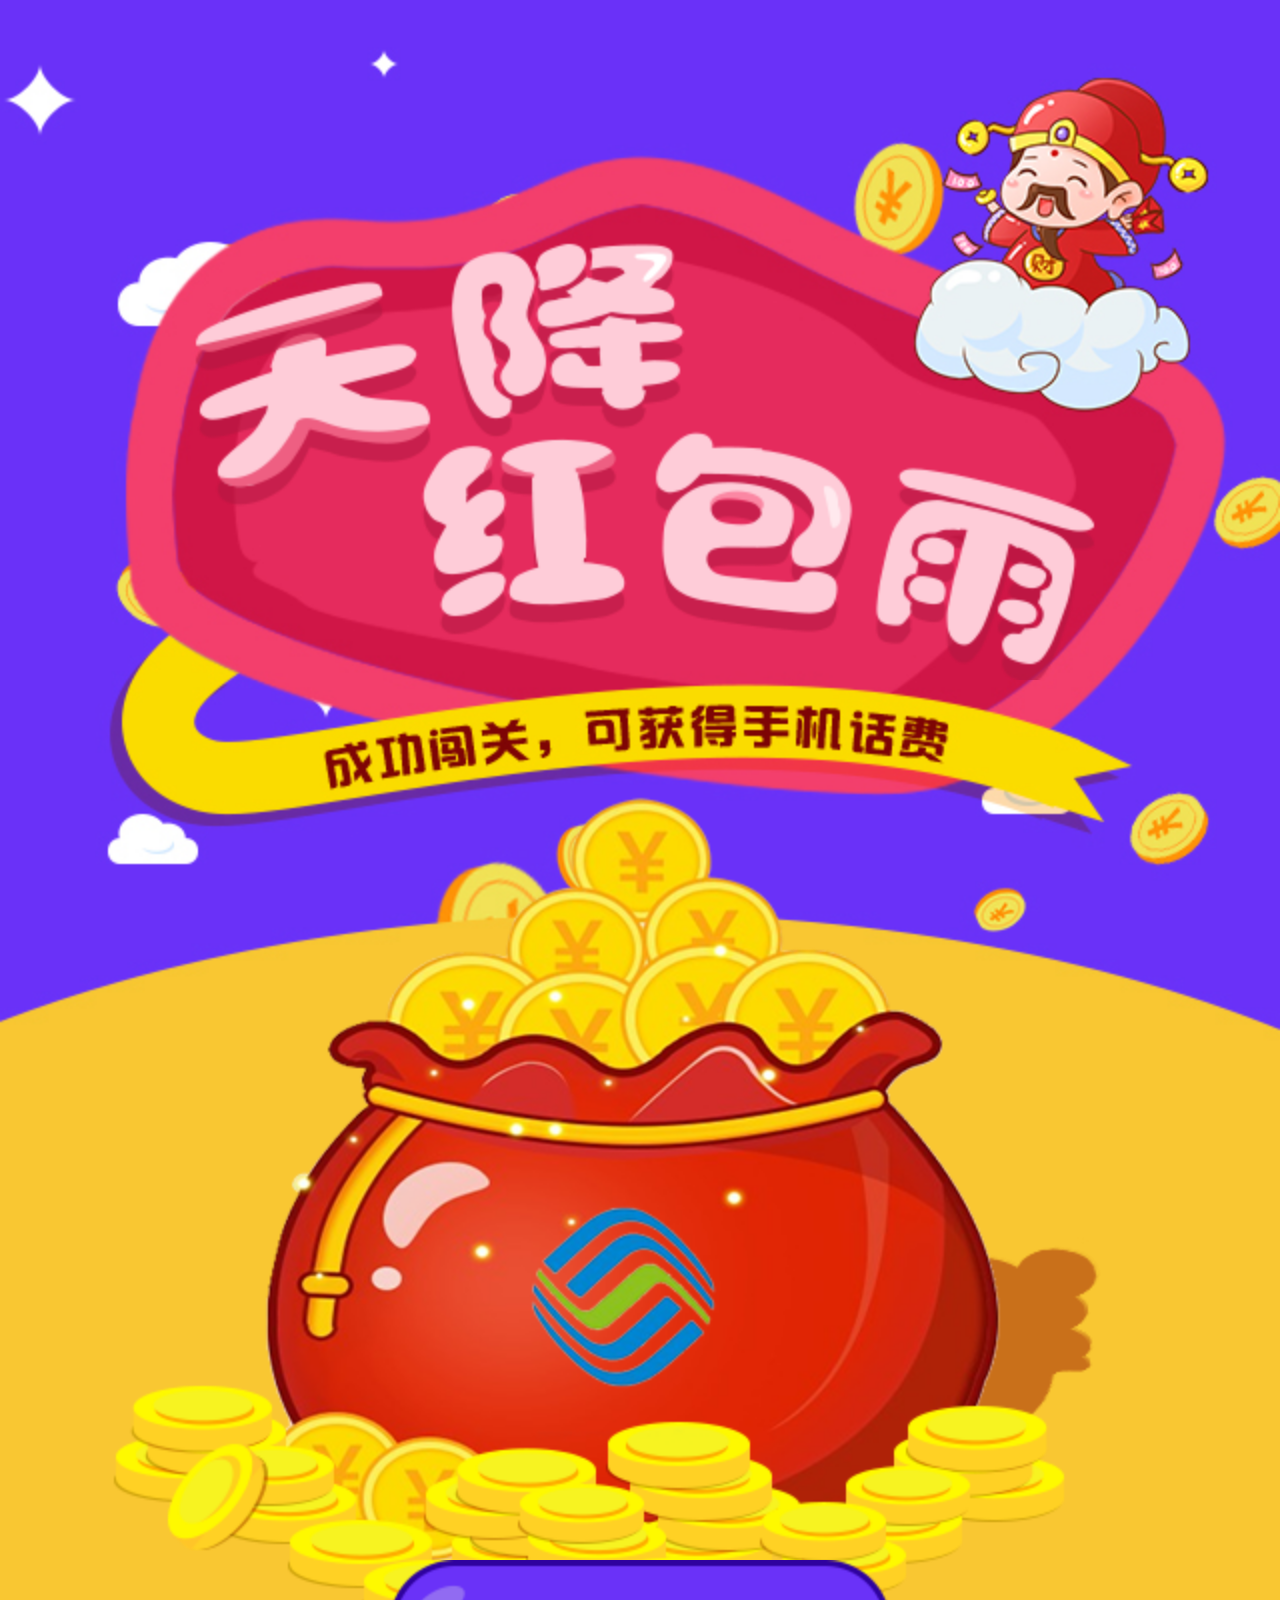
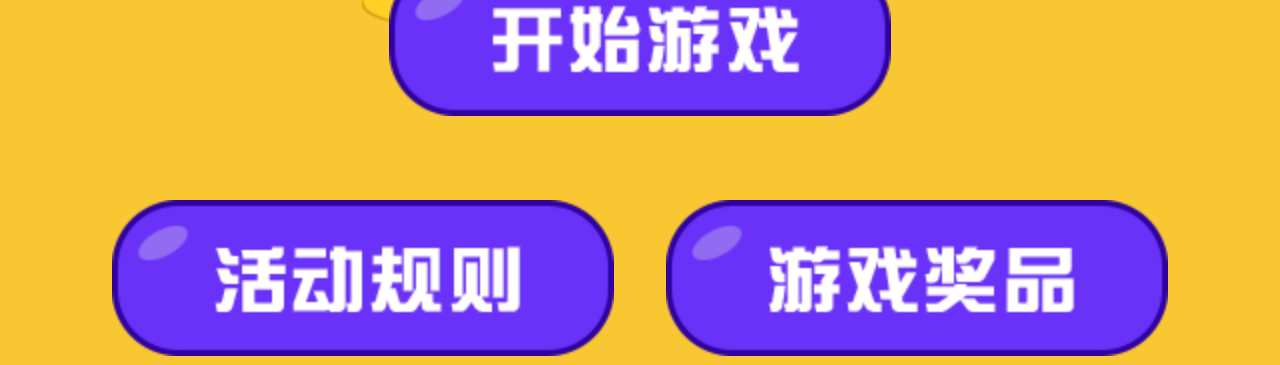
<file: 天降红包/html/index.html>
<!DOCTYPE HTML>
<html>
<head>
    <meta http-equiv="Content-Type" content="text/html; charset=utf-8">
    <meta name="viewport" content="width=device-width,initial-scale=1,minimum-scale=1, maximum-scale=1,user-scalable=no" />
    <meta name="format-detection" content="telephone=no">
    <meta name="apple-mobile-web-app-capable" content="yes" />
    <meta name="apple-mobile-web-app-status-bar-style" content="blank" />
    <meta name="keywords" content="">
    <meta name="description" content="">
    <link href="css/base.css" rel="stylesheet" type="text/css">
    <link href="css/index.css" rel="stylesheet" type="text/css">
    <script src="js/fontSize.js"></script>
    <script src="js/jquery.2.1.4.min.js"></script>
    <script src="js/function.js"></script>
    <title>天降红包雨</title>
</head>
<div class="wrapper">
    <div class="header"></div>
    <div class="wallet">
        <h6>
            <a href="" class="but-start"></a>
        </h6>
        <h6>
            <a href="" class="but-rule"></a>
            <a href="" class="but-prize"></a>
        </h6>
    </div>
</div>
<script>
    $(function(){
    });
</script>
</body>
</html>
</file>
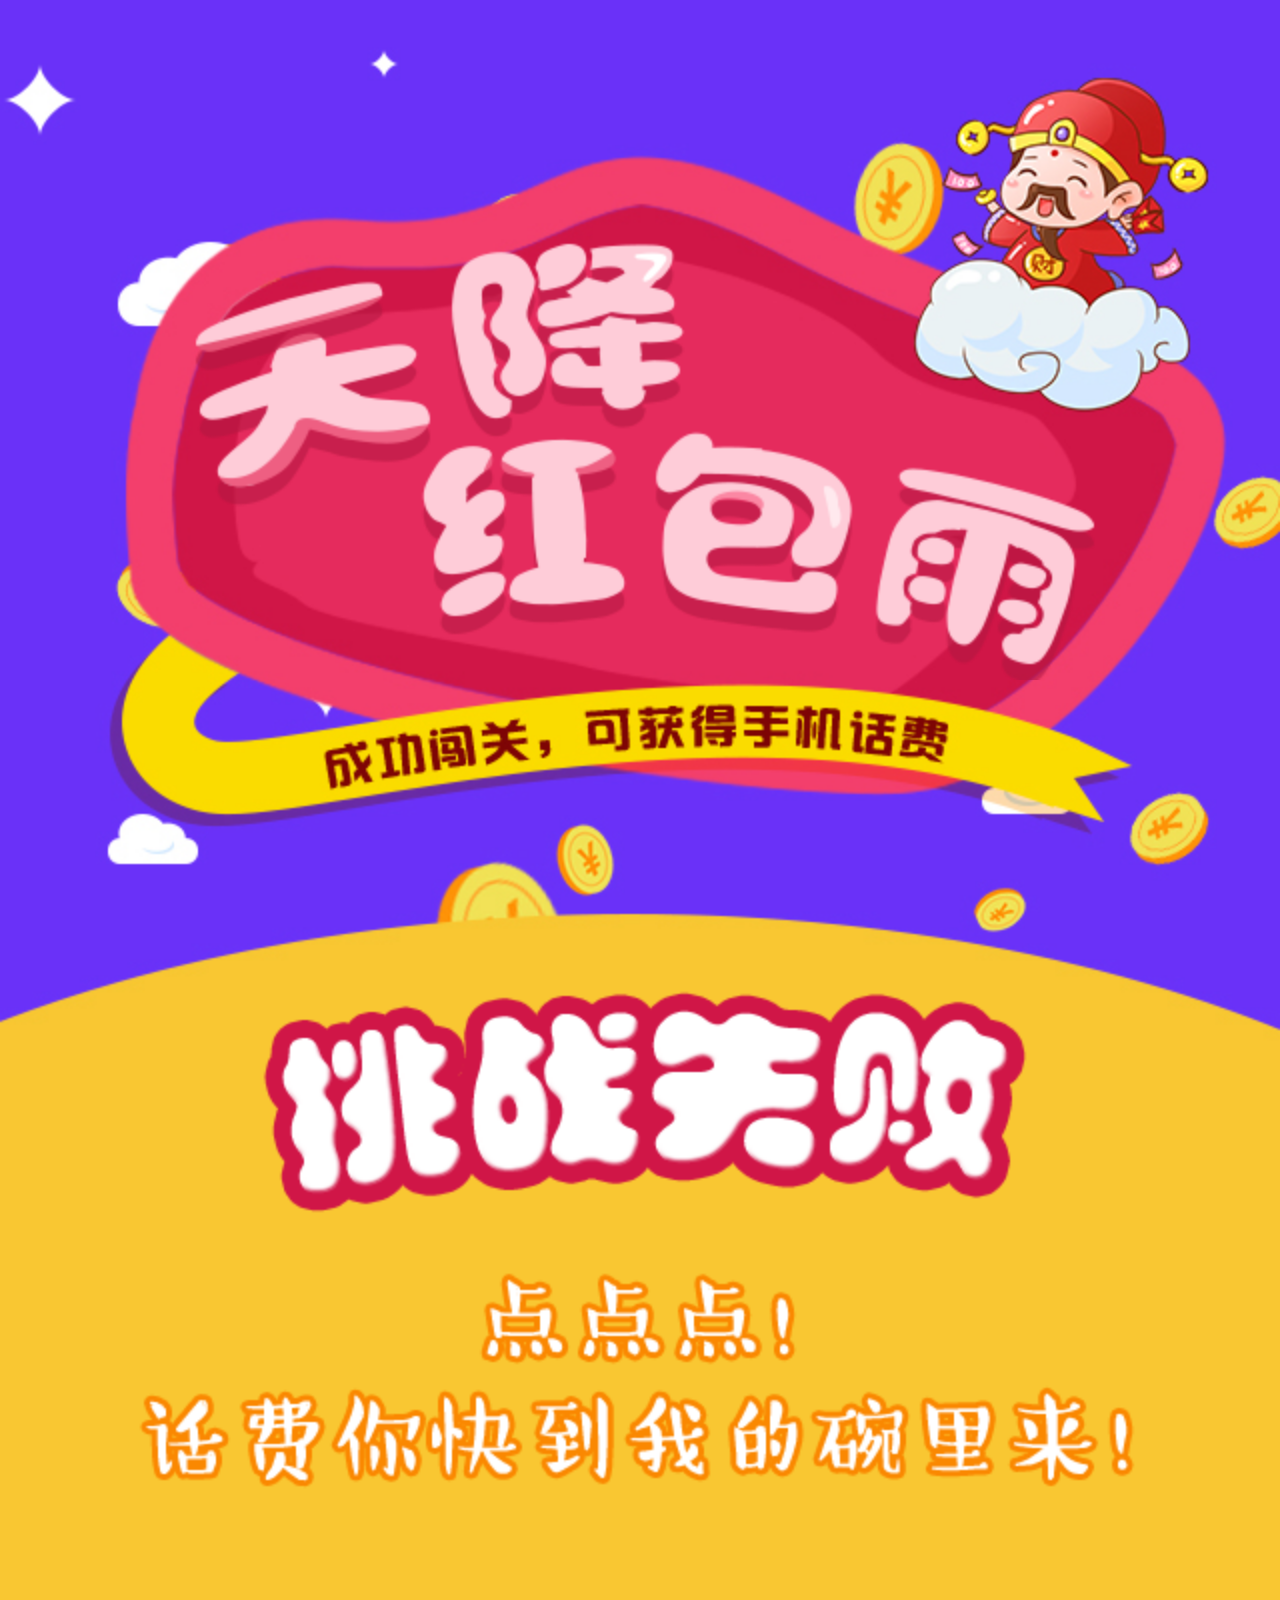
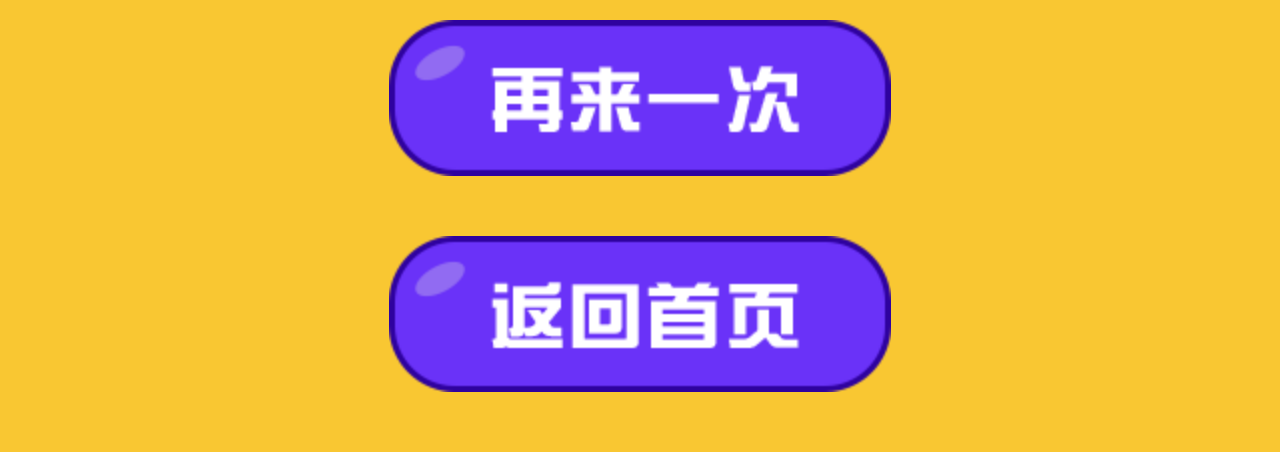
<file: 天降红包/html/fail.html>
<!DOCTYPE HTML>
<html>
<head>
    <meta http-equiv="Content-Type" content="text/html; charset=utf-8">
    <meta name="viewport" content="width=device-width,initial-scale=1,minimum-scale=1, maximum-scale=1,user-scalable=no" />
    <meta name="format-detection" content="telephone=no">
    <meta name="apple-mobile-web-app-capable" content="yes" />
    <meta name="apple-mobile-web-app-status-bar-style" content="blank" />
    <meta name="keywords" content="">
    <meta name="description" content="">
    <link href="css/base.css" rel="stylesheet" type="text/css">
    <link href="css/result.css" rel="stylesheet" type="text/css">
    <script src="js/fontSize.js"></script>
    <script src="js/jquery.2.1.4.min.js"></script>
    <script src="js/function.js"></script>
    <title>天降红包雨</title>
</head>
<div class="wrapper">
    <div class="header"></div>
    <div class="result-fail">
        <!--      5种文字，随机1个，t0~4-->
        <div class="text t4"></div>
    </div>
    <a href="javascript:void(0)" class="reStart"></a>
    <a href="" class="toHome"></a>
</div>
<!--弹出分享app-->
<div class="sharePop app">
    <div class="person"></div>
    <div class="text1"></div>
    <div class="code"></div>
    <div class="text2"></div>
    <a href="javascript:void(0)" class="popClose"></a>
</div>
<!--弹出分享微信
<div class="sharePop weixin">
    <div class="person"></div>
    <div class="text1"></div>
    <div class="code"></div>
    <div class="text2"></div>
    <a href="javascript:void(0)" class="popClose"></a>
</div>
-->
<script>
    $(function(){
        $(document).on("click",".goBack",function(){
            window.history.go(-1)
        });
        $(document).on("click",".reStart",function(){
            $(".sharePop").fadeIn(200);
        });
        $(document).on("click",".popClose",function(){
            $(".sharePop").fadeOut(200);
        });
    });
</script>
</body>
</html>
</file>
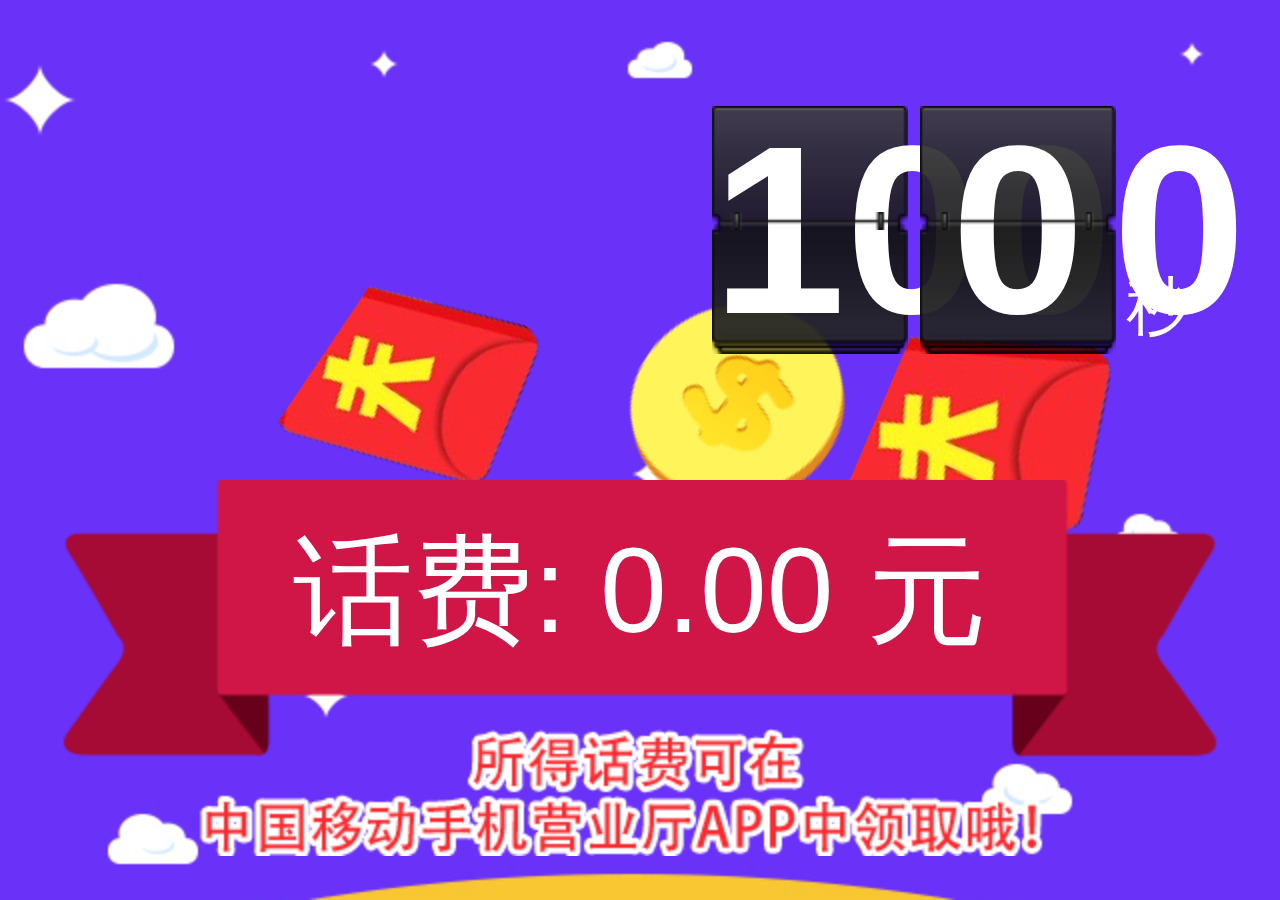
<file: 天降红包/html/game.html>
<!DOCTYPE HTML>
<html>

<head>
    <meta http-equiv="Content-Type" content="text/html; charset=utf-8">
    <meta name="viewport" content="width=device-width,initial-scale=1,minimum-scale=1, maximum-scale=1,user-scalable=no" />
    <meta name="format-detection" content="telephone=no">
    <meta name="apple-mobile-web-app-capable" content="yes" />
    <meta name="apple-mobile-web-app-status-bar-style" content="blank" />
    <meta name="keywords" content="">
    <meta name="description" content="">
    <link href="css/base.css" rel="stylesheet" type="text/css">
    <link href="css/game.css" rel="stylesheet" type="text/css">
    <script src="js/fontSize.js"></script>
    <script src="js/jquery.2.1.4.min.js"></script>
    <script src="js/function.js"></script>
    <title>天降红包雨</title>
</head>
<div class="game">
    <div class="god"></div>
    <div class="timeBox">
        <aside class="ten">10000</aside>
        <aside class="one">0</aside>
        <em>秒</em>
    </div>
    <div class="scoreBox">
        <h3>话费: <em class="price">0.00</em> 元</h3>
    </div>
</div>
<script src="js/game.js"></script>
<script>
    $(function () {
        var telFare = new TelFare({
            call: function (score) {
                //                alert("共得到"+score+"元话费")
                if (parseInt(score) >= 1) {
                    // window.location.href="success.html"
                } else {
                    //window.location.href="fail.html"
                }

            }
        });
    });
</script>
</body>

</html>
</file>
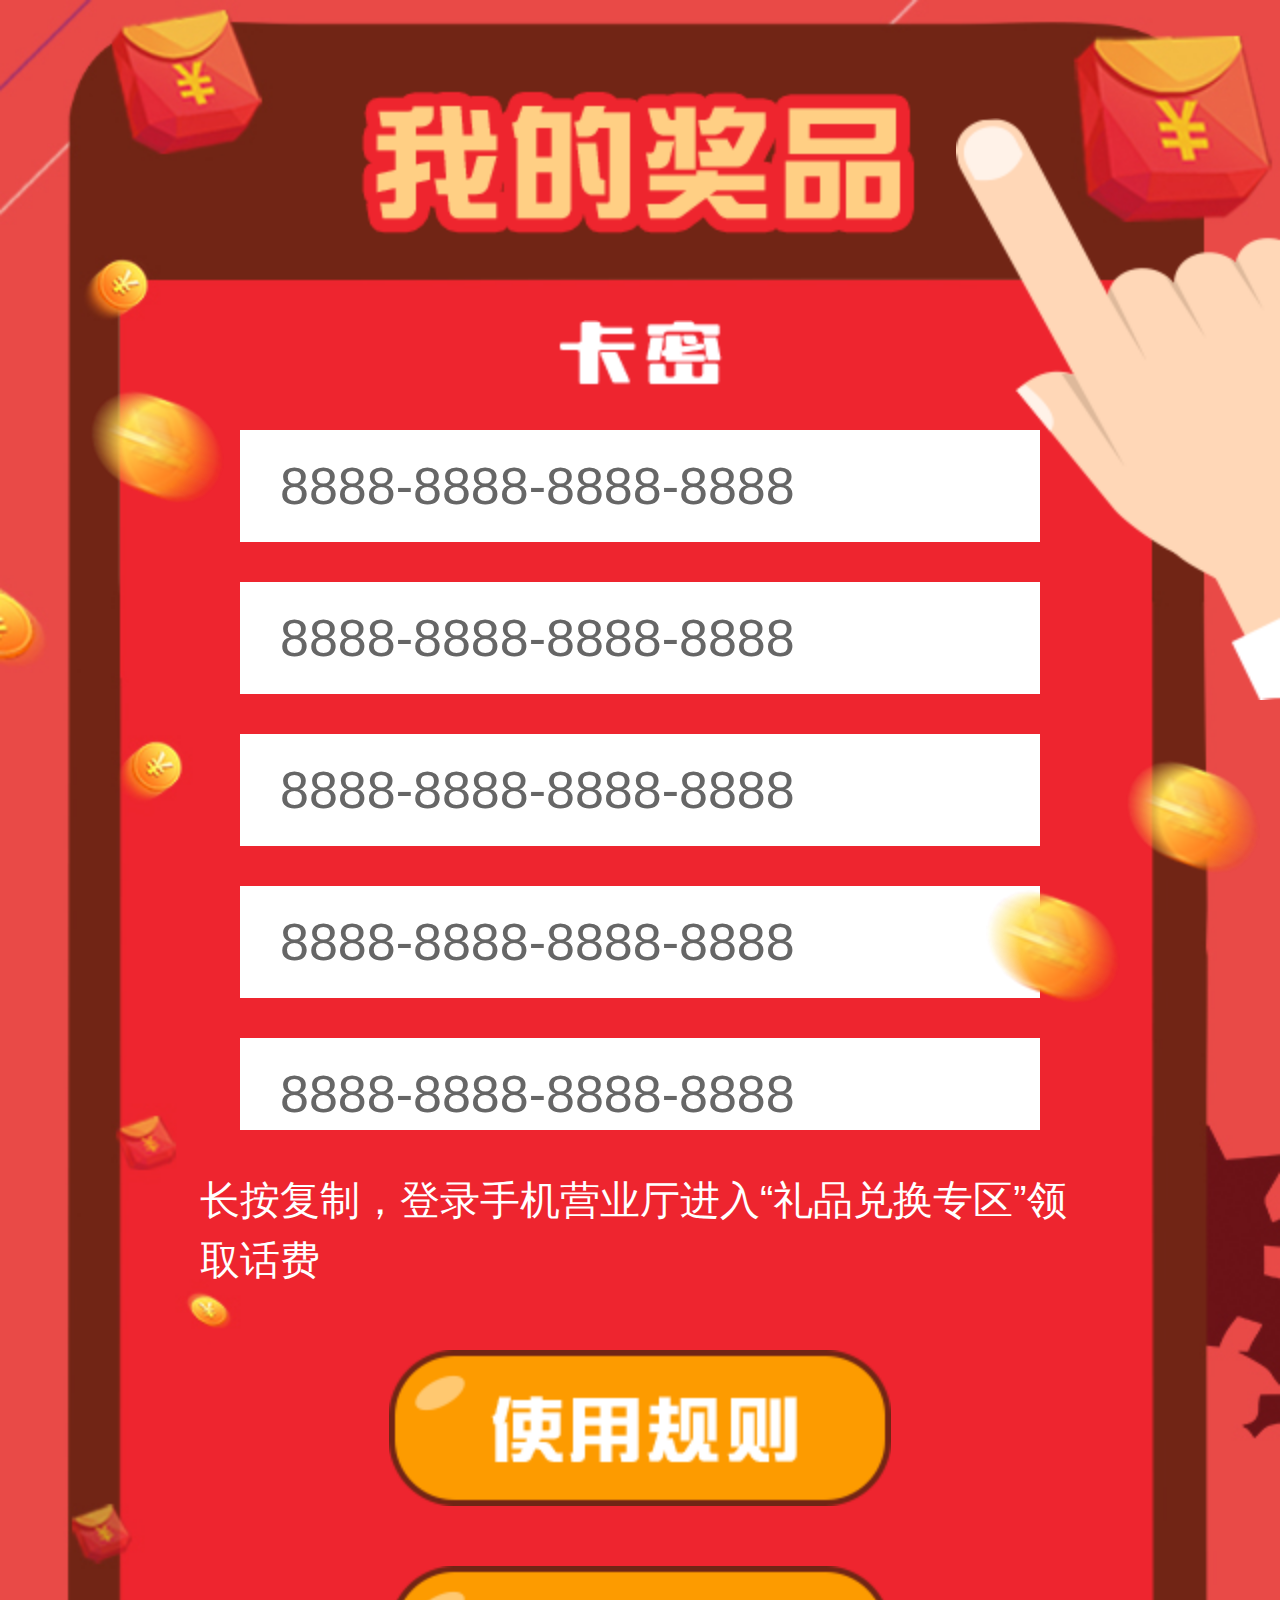
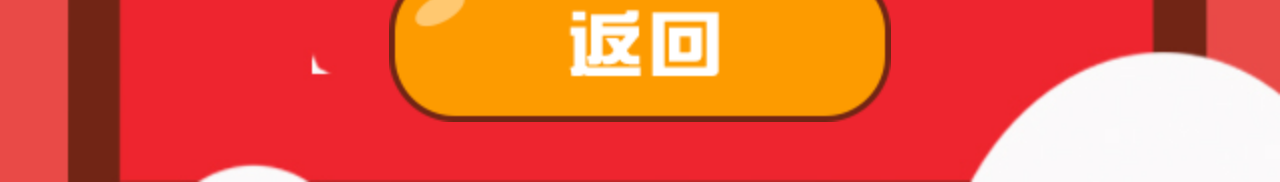
<file: 天降红包/html/my-prize.html>
<!DOCTYPE HTML>
<html>
<head>
    <meta http-equiv="Content-Type" content="text/html; charset=utf-8">
    <meta name="viewport" content="width=device-width,initial-scale=1,minimum-scale=1, maximum-scale=1,user-scalable=no" />
    <meta name="format-detection" content="telephone=no">
    <meta name="apple-mobile-web-app-capable" content="yes" />
    <meta name="apple-mobile-web-app-status-bar-style" content="blank" />
    <meta name="keywords" content="">
    <meta name="description" content="">
    <link href="css/base.css" rel="stylesheet" type="text/css">
    <link href="css/my-prize.css" rel="stylesheet" type="text/css">
    <script src="js/fontSize.js"></script>
    <script src="js/jquery.2.1.4.min.js"></script>
    <script src="js/function.js"></script>
    <title>天降红包雨</title>
</head>
<body>
<div class="pageTitle"></div>
<div class="prizeTitle"></div>
<ul class="prizeList">
    <li>8888-8888-8888-8888</li>
    <li>8888-8888-8888-8888</li>
    <li>8888-8888-8888-8888</li>
    <li>8888-8888-8888-8888</li>
    <li>8888-8888-8888-8888</li>
    <li>8888-8888-8888-8888</li>
    <li>8888-8888-8888-8888</li>
    <li>8888-8888-8888-8888</li>
    <li>8888-8888-8888-8888</li>
    <li>8888-8888-8888-8888</li>
    <li>8888-8888-8888-8888</li>
</ul>
<div class="explain">长按复制，登录手机营业厅进入“礼品兑换专区”领取话费</div>
<div class="head"></div>
<a href="javascript:void(0)" class="goRule"></a>
<a href="javascript:void(0)" class="goBack"></a>
<div class="ornament o0"></div>
<div class="ornament o1"></div>
<div class="ornament o2"></div>
<script>
    $(function(){
        $(document).on("click",".goBack",function(){
            window.history.go(-1)
        });
    });
</script>
</body>
</html>
</file>
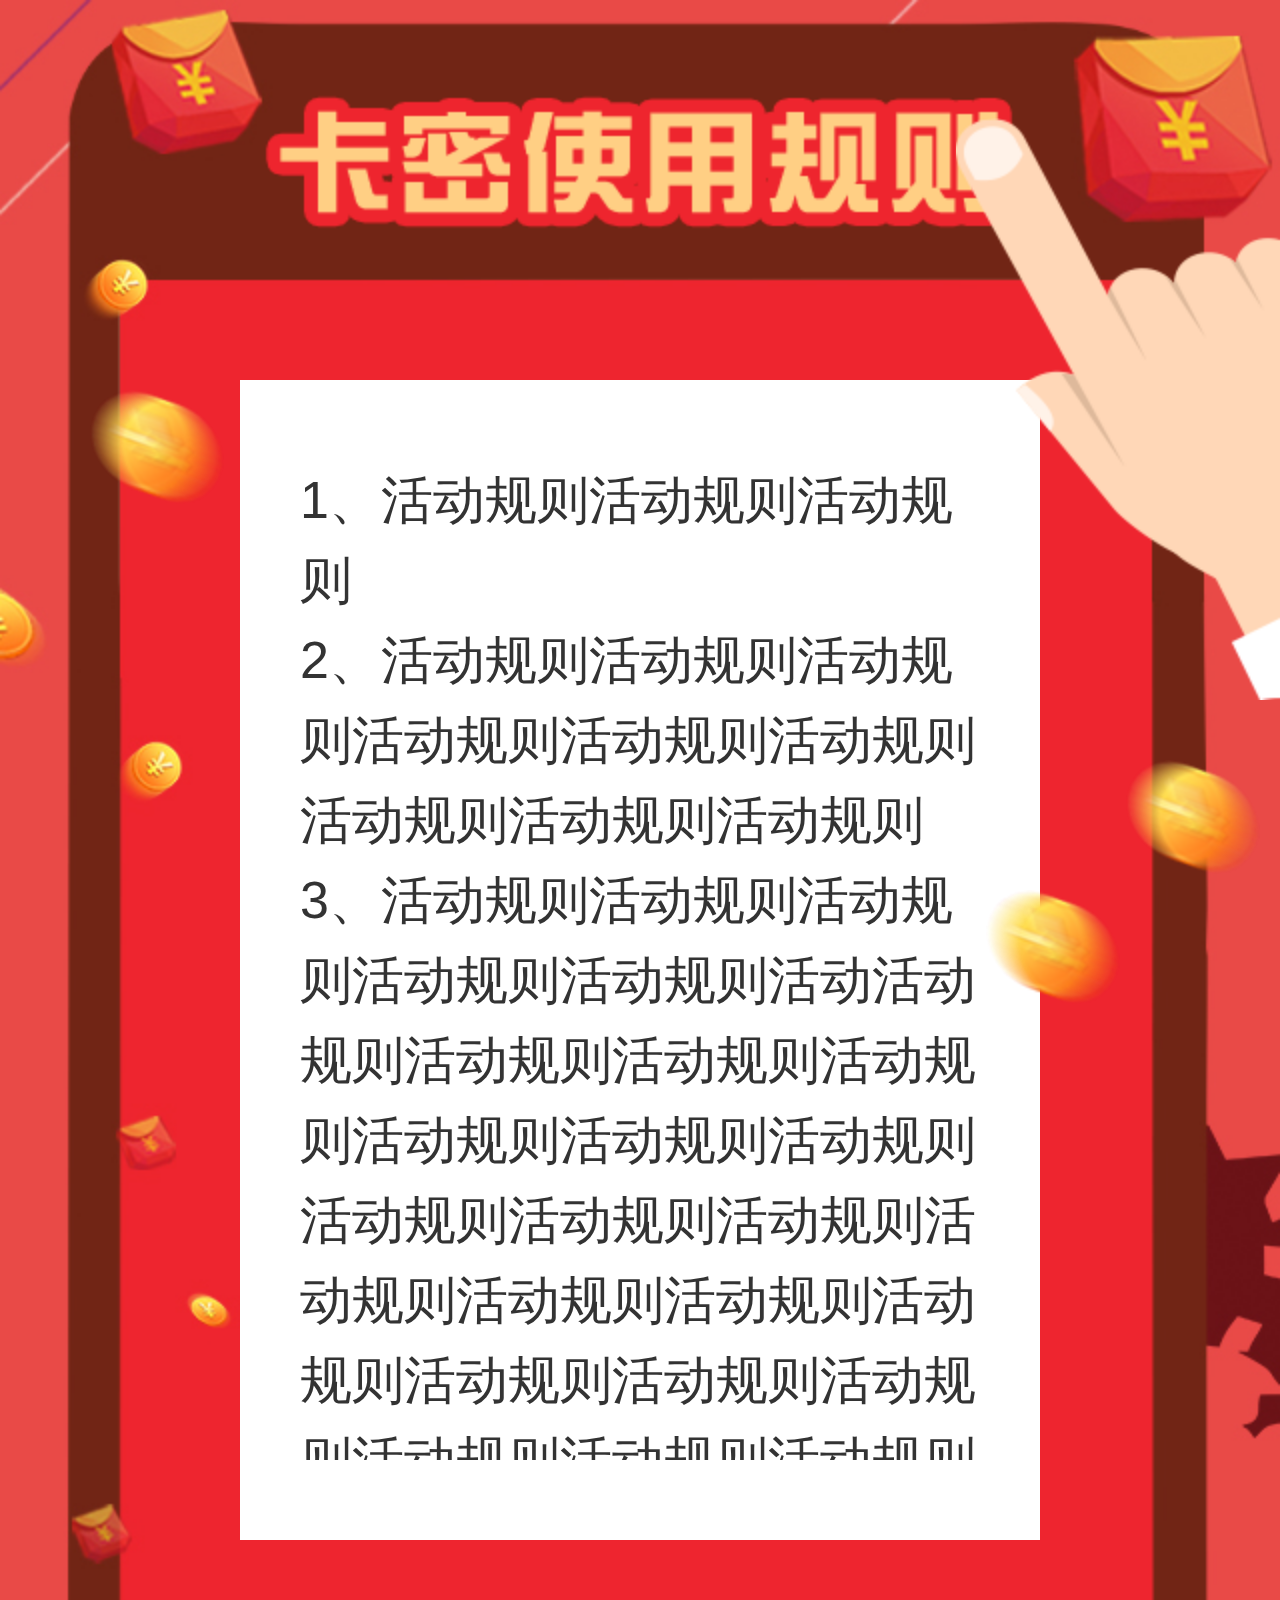
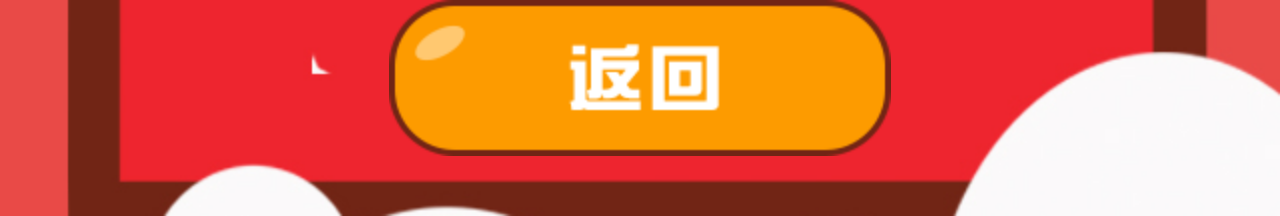
<file: 天降红包/html/rule-app.html>
<!DOCTYPE HTML>
<html>
<head>
    <meta http-equiv="Content-Type" content="text/html; charset=utf-8">
    <meta name="viewport" content="width=device-width,initial-scale=1,minimum-scale=1, maximum-scale=1,user-scalable=no" />
    <meta name="format-detection" content="telephone=no">
    <meta name="apple-mobile-web-app-capable" content="yes" />
    <meta name="apple-mobile-web-app-status-bar-style" content="blank" />
    <meta name="keywords" content="">
    <meta name="description" content="">
    <link href="css/base.css" rel="stylesheet" type="text/css">
    <link href="css/rule-app.css" rel="stylesheet" type="text/css">
    <script src="js/fontSize.js"></script>
    <script src="js/jquery.2.1.4.min.js"></script>
    <script src="js/function.js"></script>
    <title>天降红包雨</title>
</head>
<body>
<div class="pageTitle"></div>
<div class="ruleBox">
    <ul class="ruleContent">
        <li>1、活动规则活动规则活动规则</li>
        <li>2、活动规则活动规则活动规则活动规则活动规则活动规则活动规则活动规则活动规则</li>
        <li>3、活动规则活动规则活动规则活动规则活动规则活动活动规则活动规则活动规则活动规则活动规则活动规则活动规则活动规则活动规则活动规则活动规则活动规则活动规则活动规则活动规则活动规则活动规则活动规则活动规则活动规则活动规则活动规则活动规则活动规则规则活动规则活动规则活动规则</li>
        <li>4、活动规则活动规则活动规则活动规则活动规则活动规则活动规则活动规则活动规则活动规则活动规则活动规则</li>
        <li>5、活动规则活动规活动规则活动规则活动规则则活动规则</li>
    </ul>
</div>
<div class="head"></div>
<a href="javascript:void(0)" class="goBack"></a>
<div class="ornament o0"></div>
<div class="ornament o1"></div>
<div class="ornament o2"></div>
<script>
    $(function(){
        $(document).on("click",".goBack",function(){
            window.history.go(-1)
        });
    });
</script>
</body>
</html>
</file>
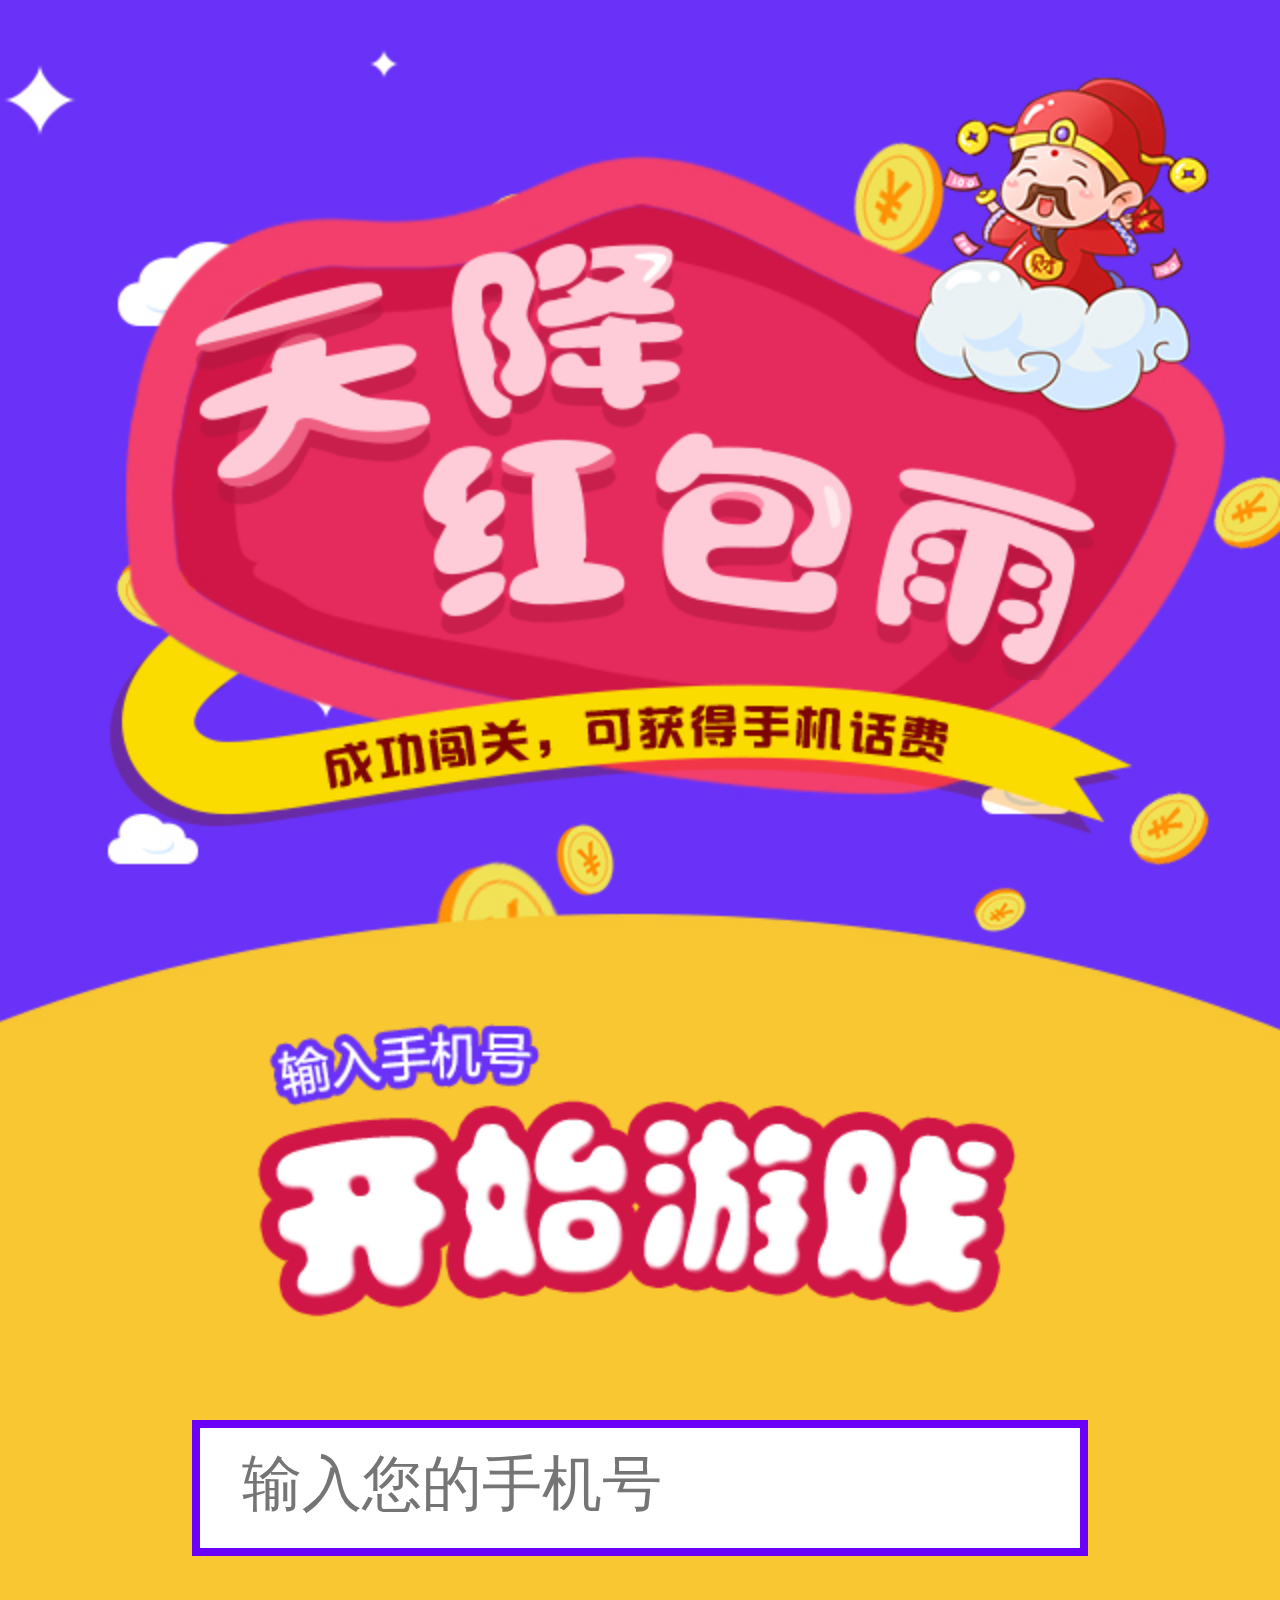
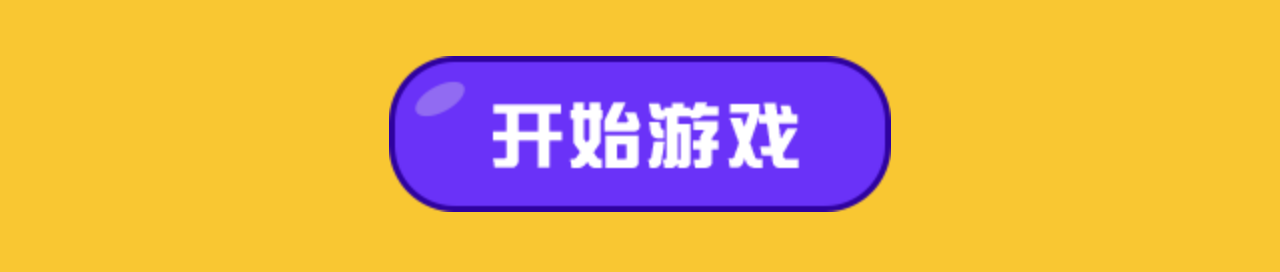
<file: 天降红包/html/start.html>
<!DOCTYPE HTML>
<html>
<head>
    <meta http-equiv="Content-Type" content="text/html; charset=utf-8">
    <meta name="viewport" content="width=device-width,initial-scale=1,minimum-scale=1, maximum-scale=1,user-scalable=no" />
    <meta name="format-detection" content="telephone=no">
    <meta name="apple-mobile-web-app-capable" content="yes" />
    <meta name="apple-mobile-web-app-status-bar-style" content="blank" />
    <meta name="keywords" content="">
    <meta name="description" content="">
    <link href="css/base.css" rel="stylesheet" type="text/css">
    <link href="css/start.css" rel="stylesheet" type="text/css">
    <script src="js/fontSize.js"></script>
    <script src="js/jquery.2.1.4.min.js"></script>
    <script src="js/function.js"></script>
    <title>天降红包雨</title>
</head>
<div class="wrapper">
    <div class="header"></div>
    <div class="startText"></div>
    <div class="inputs">
        <input type="tel" name="phone" placeholder="输入您的手机号">
    </div>
    <a href="javascript:void(0)" class="start"></a>
</div>
<!--弹出分享app-->
<div class="sharePop app">
    <div class="person"></div>
    <div class="text1"></div>
    <div class="code"></div>
    <div class="text2"></div>
    <a href="javascript:void(0)" class="popClose"></a>
</div>
<!--弹出分享微信
<div class="sharePop weixin">
    <div class="person"></div>
    <div class="text1"></div>
    <div class="code"></div>
    <div class="text2"></div>
    <a href="javascript:void(0)" class="popClose"></a>
</div>
-->
<script>
    $(function(){
        $(document).on("click",".start",function(){
            var _phone=$("input[name='phone']").val();
            if($.isEmpty(_phone)){
                $.msg({msg:"输入您的手机号"});
                return;
            }
            if(!$.isPhone(_phone)){
                $.msg({msg:"手机号格式错误"});
                return;
            }
            //没有机会了
            //$(".sharePop").fadeIn(200);
            //去游戏
            window.location.href="game.html"
        });
        $(document).on("click",".popClose",function(){
            $(".sharePop").fadeOut(200);
        });
    });
</script>
</body>
</html>
</file>
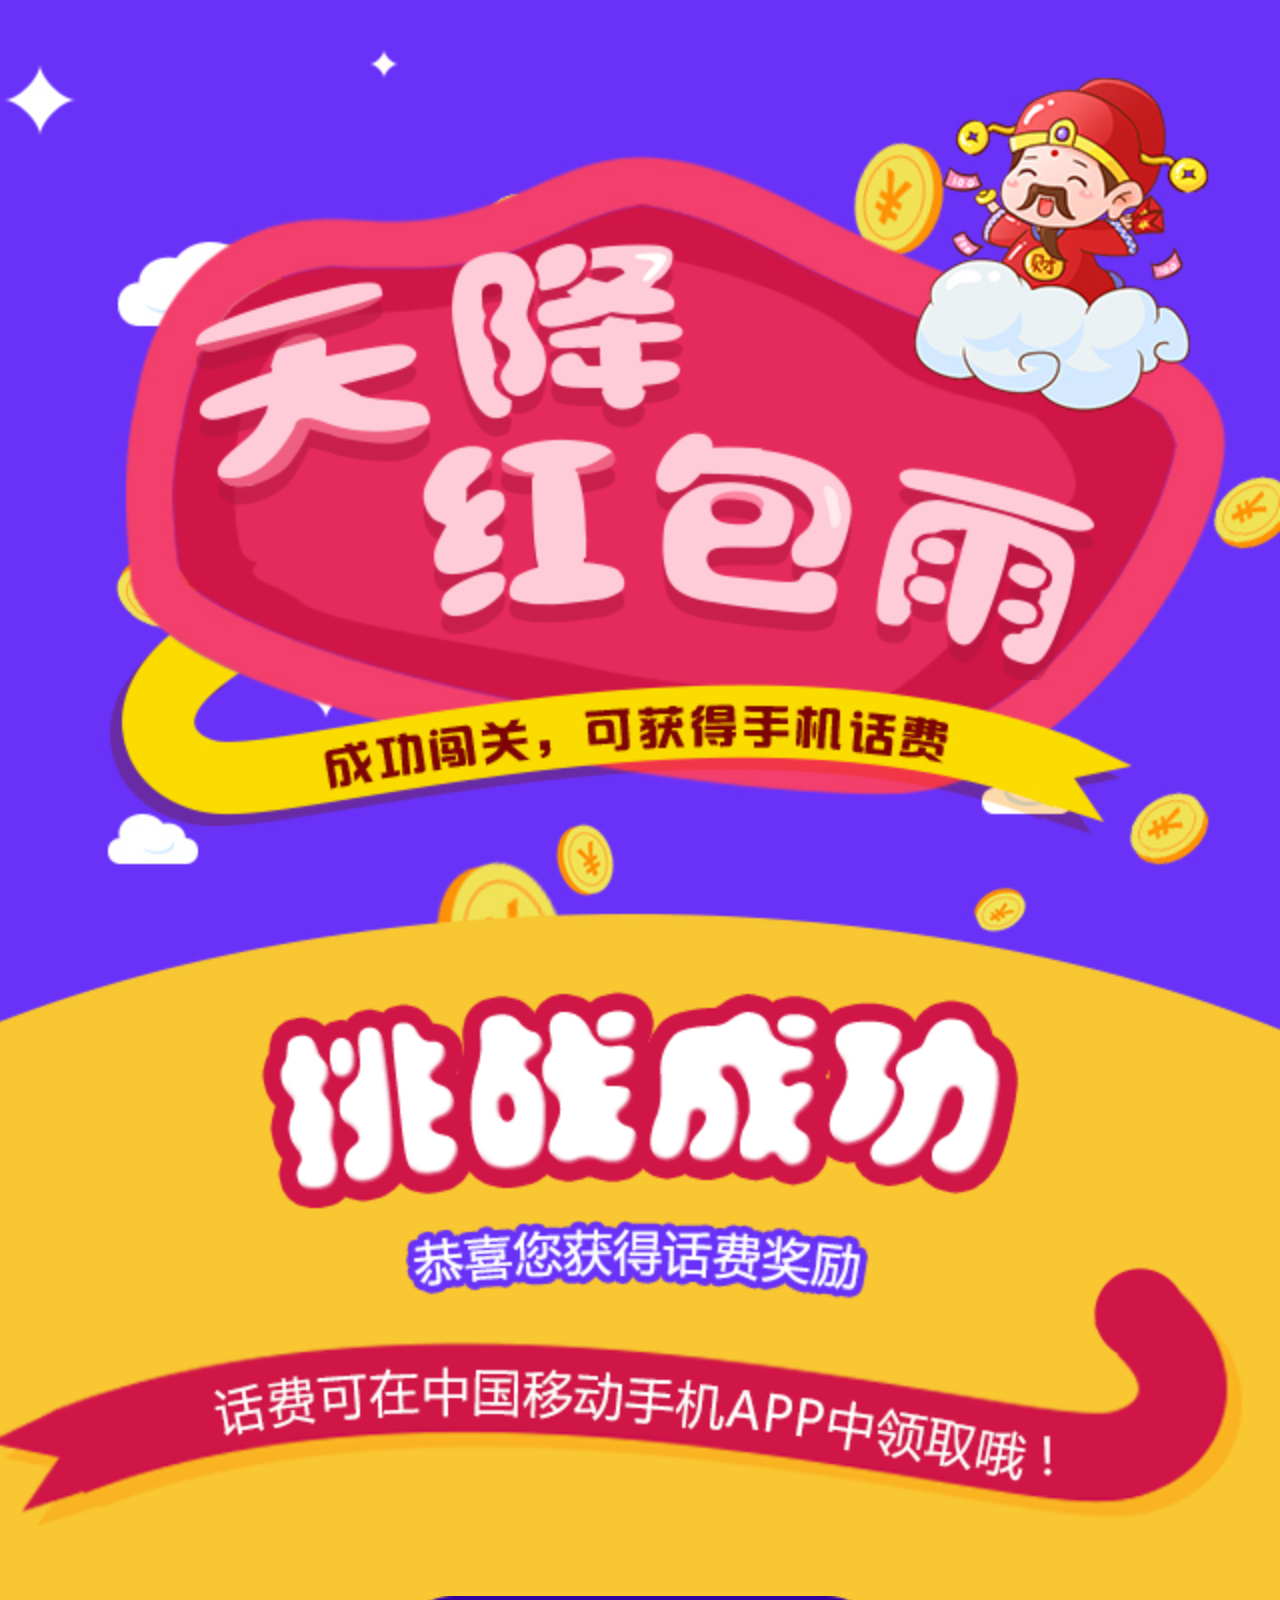
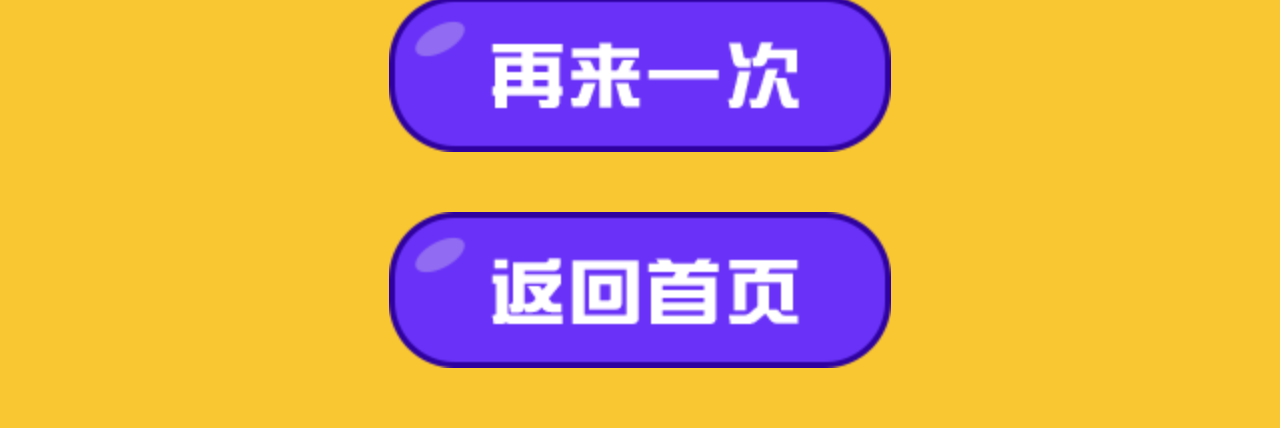
<file: 天降红包/html/success.html>
<!DOCTYPE HTML>
<html>
<head>
    <meta http-equiv="Content-Type" content="text/html; charset=utf-8">
    <meta name="viewport" content="width=device-width,initial-scale=1,minimum-scale=1, maximum-scale=1,user-scalable=no" />
    <meta name="format-detection" content="telephone=no">
    <meta name="apple-mobile-web-app-capable" content="yes" />
    <meta name="apple-mobile-web-app-status-bar-style" content="blank" />
    <meta name="keywords" content="">
    <meta name="description" content="">
    <link href="css/base.css" rel="stylesheet" type="text/css">
    <link href="css/result.css" rel="stylesheet" type="text/css">
    <script src="js/fontSize.js"></script>
    <script src="js/jquery.2.1.4.min.js"></script>
    <script src="js/function.js"></script>
    <title>天降红包雨</title>
</head>
<div class="wrapper">
    <div class="header"></div>
    <div class="result-success">
        <div class="text"></div>
    </div>
    <a href="javascript:void(0)" class="reStart"></a>
    <a href="" class="toHome"></a>
</div>
<!--弹出分享app-->
<div class="sharePop app">
    <div class="person"></div>
    <div class="text1"></div>
    <div class="code"></div>
    <div class="text2"></div>
    <a href="javascript:void(0)" class="popClose"></a>
</div>
<!--弹出分享微信
<div class="sharePop weixin">
    <div class="person"></div>
    <div class="text1"></div>
    <div class="code"></div>
    <div class="text2"></div>
    <a href="javascript:void(0)" class="popClose"></a>
</div>
-->
<script>
    $(function(){
        $(document).on("click",".goBack",function(){
            window.history.go(-1)
        });
        $(document).on("click",".reStart",function(){
            $(".sharePop").fadeIn(200);
        });
        $(document).on("click",".popClose",function(){
            $(".sharePop").fadeOut(200);
        });
    });
</script>
</body>
</html>
</file>
<file: 天降红包/html/css/base.css>
﻿@charset "utf-8";

/*reset css*/


/*reset css*/

html,
body,
div,
span,
applet,
object,
iframe,
h1,
h2,
h3,
h4,
h5,
h6,
p,
blockquote,
pre,
a,
abbr,
acronym,
address,
big,
cite,
code,
del,
dfn,
em,
img,
ins,
kbd,
q,
s,
samp,
small,
strike,
strong,
sub,
sup,
tt,
var,
b,
u,
i,
center,
dl,
dt,
dd,
ol,
ul,
li,
fieldset,
form,
label,
legend,
table,
caption,
tbody,
tfoot,
thead,
tr,
th,
td,
article,
aside,
canvas,
details,
embed,
figure,
figcaption,
.footer,
.header,
hgroup,
menu,
nav,
output,
ruby,
section,
summary,
time,
mark,
audio,
video {
    margin: 0;
    padding: 0;
    border: 0;
    font-size: 100%;
    font-size: 14px;
    font: inherit;
    vertical-align: baseline;
}


/* HTML5 display-role reset for older browsers */

article,
aside,
details,
figcaption,
figure,
.footer,
.header,
hgroup,
menu,
nav,
section {
    display: block;
}

ol,
ul {
    list-style: none;
}

blockquote,
q {
    quotes: none;
}

a {
    text-decoration: none;
}

blockquote:before,
blockquote:after,
q:before,
q:after {
    content: '';
    content: none;
}

table {
    border-collapse: collapse;
    border-spacing: 0;
}

textarea {
    resize: none;
    font-family: arial, "黑体";
}

* {
    outline: none;
    -webkit-tap-highlight-color: rgba(255, 0, 0, 0);
}

a:focus,
a:active,
a:link,
a:visited,
a:hover {
    outline: none;
    text-decoration: none;
    -webkit-tap-highlight-color: rgba(255, 0, 0, 0);
}

input {
    font-family: Helvetica, Tahoma, Arial, STXihei, "华文细黑", "Microsoft YaHei", "微软雅黑", sans-serif;
}


/*清除浮动*/

.clearfix:after {
    content: ".";
    display: block;
    height: 0;
    clear: both;
    visibility: hidden;
}

.mt-20 {
    margin-top: .2rem;
}

body {
    font-family: Helvetica, Tahoma, Arial, STXihei, "华文细黑", "Microsoft YaHei", "微软雅黑", sans-serif;
    font-size: 0.2rem;
    background: url("../images/bj-body.jpg") no-repeat left top #F9C732;
    color: #FFF;
    background-size: 100% auto;
}

.hide {
    display: none;
}

a {
    color: #303030
}

.wrapper {
    position: relative;
    z-index: 1;
}


/* 对话框 */

.tempConfirmShade {
    position: fixed;
    background: #000000;
    left: 0;
    top: 0;
    bottom: 0;
    right: 0;
    display: none;
    z-index: 300;
}

.tempConfirm {
    position: fixed;
    background: #F8F1C9;
    left: 0;
    top: 0;
    display: none;
    width: 5rem;
    text-align: left;
    z-index: 301;
    padding-top: .7rem;
    border-radius: .3rem;
}

.tempConfirm .tempConfirmIcon {
    position: absolute;
    background: url("../images/icon-pop-err.png") no-repeat;
    width: 2rem;
    height: 1.7rem;
    left: 50%;
    margin-left: -1rem;
    top: -1rem;
    background-size: 100% auto;
}

.tempConfirm .tempConfirmIcon.err {
    background-image: url("../images/icon-pop-err.png");
}

.tempConfirm .tempConfirmIcon.lose {
    background-image: url("../images/icon-pop-lose.png");
}

.tempConfirm .tempConfirmIcon.success {
    background-image: url("../images/icon-pop-success.png");
}

.tempConfirm .tempConfirmCloes {
    display: block;
    position: absolute;
    width: 0.5rem;
    height: 0.5rem;
    top: -0.1rem;
    right: -.1rem;
    background: url("../images/close.png") no-repeat center center #FC2F58;
    border-radius: 50%;
    background-size: .28rem auto;
}

.tempConfirm .tempConfirmTitle {
    position: relative;
    margin-top: 1.5rem;
    line-height: .6rem;
}

.tempConfirm .tempConfirmContents {
    padding: 1px 0;
}

.tempConfirm .tempConfirmButtonBox {
    text-align: center;
    margin: .3rem 0;
    height: .8rem;
    text-align: center;
}

.tempConfirm .tempConfirmButtonBox a {
    display: inline-block;
    height: 0.7rem;
    font-size: 0.26rem;
    color: #81511c;
    text-align: center;
    line-height: 0.7rem;
    width: 1.8rem;
    border-radius: .6rem;
    margin: 0 .2rem;
    border-bottom: .06rem #B0A88D solid;
    font-weight: bold;
    background-image: -webkit-linear-gradient(top, #FEFF3B, #F0F222);
    background-image: linear-gradient(top, #FEFF3B, #F0F222);
}

.tempConfirm .tempConfirmButtonBox a:first-child {
    background-image: -webkit-linear-gradient(top, #FD3059, #EF2048);
    background-image: linear-gradient(top, #FD3059, #EF2048);
    color: #FFF;
}

.tempConfirm .tempConfirmButtonBox.butOne a {
    width: 2.2rem;
}

.tempConfirm .popMsg {
    margin: 0 .04rem;
    text-align: center;
    font-size: .28rem;
    line-height: .4rem;
    color: #683017;
}

.tempConfirm .popMsg h2 {
    font-weight: bold;
    margin: .4rem 0;
}

.tempConfirm .popMsg h3 {
    font-weight: bold;
    font-size: .3rem;
    line-height: .5rem;
}

.tempConfirm .popMsg h3 em {
    color: #f42d52;
}

.tempConfirm .popMsg h4 {
    font-weight: bold;
}

.tempConfirm .popMsg p {
    color: #9c7d54;
    font-size: .24rem;
    line-height: .4rem;
}

.tempConfirm .popMsg em {
    font-size: .4rem;
    margin: 0 .05rem;
}

.tempConfirm .popText {
    margin: 0.4rem 0.3rem .2rem;
    font-size: .28rem;
    line-height: 2em;
    color: #683017;
}

.tempConfirm .popText em {
    color: #ff473b;
}


/* 弹出提示信息*/

.tempMsg {
    position: absolute;
    z-index: 999;
    display: none;
    padding: .2rem .3rem;
    background: rgba(0, 0, 0, 0.75);
    color: #FFF;
    font-size: .3rem;
    max-width: 5rem;
    line-height: .4rem;
    border-radius: .15rem;
}

.tempMsgBj {
    position: fixed;
    background: #000000;
    left: 0;
    top: 0;
    bottom: 0;
    right: 0;
    display: none;
    z-index: 998;
    margin-left: -322px;
}

.sharePop {
    position: fixed;
    top: 0;
    right: 0;
    bottom: 0;
    left: 0;
    z-index: 99;
    background: rgba(0, 0, 0, 0.8);
    display: none;
}

.sharePop .person {
    background: url("../images/pop-person.png") no-repeat;
    width: 2.18rem;
    height: 2.77rem;
    margin: .5rem auto 0;
    background-size: 100% auto;
}

.sharePop.app .text1 {
    background: url("../images/pop-text1.png") no-repeat;
    background-size: 100% auto;
    height: .94rem;
    background-size: 100% auto;
    margin: .2rem 0;
}

.sharePop.app .text2 {
    background: url("../images/pop-text2.png") no-repeat;
    background-size: 100% auto;
    height: .36rem;
    background-size: 100% auto;
    margin: .2rem 0;
}

.sharePop.app .code {
    background: url("../images/pop-code1.jpg") no-repeat;
    width: 2.45rem;
    height: 2.46rem;
    background-size: 100% auto;
    margin: .2rem auto;
}

.sharePop.weixin .text1 {
    background: url("../images/pop-text3.png") no-repeat;
    background-size: 100% auto;
    height: 1.03rem;
    background-size: 100% auto;
    margin: .2rem 0;
}

.sharePop.weixin .text2 {
    background: url("../images/pop-text4.png") no-repeat;
    background-size: 100% auto;
    height: .34rem;
    background-size: 100% auto;
    margin: .2rem 0;
}

.sharePop.weixin .code {
    background: url("../images/pop-code2.jpg") no-repeat;
    width: 2.84rem;
    height: 2.84rem;
    background-size: 100% auto;
    margin: .2rem auto;
}

.sharePop .popClose {
    display: block;
    background: url("../images/but-4.png") no-repeat;
    width: 2.51rem;
    height: .78rem;
    background-size: 100% auto;
    position: absolute;
    left: 50%;
    bottom: .5rem;
    margin-left: -1.25rem;
}
</file>
<file: 天降红包/html/css/index.css>
﻿@charset "utf-8";

/*reset css*/

.header {
    width: 5rem;
    height: 2.2rem;
    background: url("../images/title1.png") no-repeat;
    background-size: 100% auto;
    margin: 1.2rem auto 0;
}

.wallet {
    background: url("../images/wallet.png") no-repeat;
    background-size: 100% auto;
    margin: .5rem auto 0;
    width: 5.5rem;
    padding-top: 3.5rem;
}

.wallet h6 {
    height: .8rem;
    text-align: center;
    margin-top: .4rem;
}

.wallet h6 a {
    display: inline-block;
    width: 2.51rem;
    height: .78rem;
    background-size: 100% auto;
    background-repeat: no-repeat;
    margin: 0 .1rem;
}

.wallet h6 a.but-start {
    background-image: url("../images/but-1.png");
}

.wallet h6 a.but-rule {
    background-image: url("../images/but-2.png");
}

.wallet h6 a.but-prize {
    background-image: url("../images/but-3.png");
}
</file>
<file: 天降红包/html/css/result.css>
﻿@charset "utf-8";

/*reset css*/

.header {
    width: 5rem;
    height: 2.2rem;
    background: url("../images/title1.png") no-repeat;
    background-size: 100% auto;
    margin: 1.2rem auto 0;
}

.wallet {
    background: url("../images/wallet.png") no-repeat;
    background-size: 100% auto;
    margin: .5rem auto 0;
    width: 5.5rem;
    padding-top: 3.5rem;
}

.wallet h6 {
    height: .8rem;
    text-align: center;
    margin-top: .4rem;
}

.wallet h6 a {
    display: inline-block;
    width: 2.51rem;
    height: .78rem;
    background-size: 100% auto;
    background-repeat: no-repeat;
    margin: 0 .1rem;
}

.wallet h6 a.but-start {
    background-image: url("../images/but-1.png");
}

.wallet h6 a.but-rule {
    background-image: url("../images/but-2.png");
}

.wallet h6 a.but-prize {
    background-image: url("../images/but-3.png");
}

.result-success {
    background: url("../images/result-text1.png") no-repeat center top;
    padding-top: 1.2rem;
    margin: 1.5rem auto 0;
    background-size: 4rem auto;
}

.result-success .text {
    background: url("../images/result-text2.png") no-repeat;
    width: 6.4rem;
    height: 1.58rem;
    background-size: 100% auto;
}

.reStart {
    display: block;
    background: url("../images/but-5.png") no-repeat;
    width: 2.51rem;
    height: .78rem;
    background-size: 100% auto;
    margin: .3rem auto;
}

.toHome {
    display: block;
    background: url("../images/but-6.png") no-repeat;
    width: 2.51rem;
    height: .78rem;
    background-size: 100% auto;
    margin: .3rem auto;
}

.result-fail {
    background: url("../images/result-text3.png") no-repeat center top;
    padding-top: 1.2rem;
    margin: 1.5rem auto 0;
    background-size: 4rem auto;
}

.result-fail .text {
    background-repeat: no-repeat;
    width: 6.4rem;
    height: 1.5rem;
    background-size: 100% auto;
    margin-top: .2rem;
}

.result-fail .text.t0 {
    background-image: url("../images/result-text4.png");
}

.result-fail .text.t1 {
    background-image: url("../images/result-text5.png");
}

.result-fail .text.t2 {
    background-image: url("../images/result-text6.png");
}

.result-fail .text.t3 {
    background-image: url("../images/result-text7.png");
}

.result-fail .text.t4 {
    background-image: url("../images/result-text8.png");
}
</file>
<file: 天降红包/html/css/game.css>
﻿@charset "utf-8";

/*reset css*/

html,
body {
    width: 100%;
    height: 100%;
    overflow: hidden;
}

body {
    background-image: url("../images/bj-game.jpg");
}

.game {
    position: fixed;
    left: 0;
    top: 0;
    right: 0;
    bottom: 0;
    z-index: 1;
}

.game a {
    position: absolute;
    background-size: 100% auto;
    background-repeat: no-repeat;
    top: 1rem;
    z-index: 1;
}

.game a.gold1 {
    background-image: url("../images/gold1.png");
    width: 1.16rem;
    height: 1.36rem;
}

.game a.gold2 {
    background-image: url("../images/gold2.png");
    width: .77rem;
    height: .88rem;
}

.game a.gold3 {
    background-image: url("../images/gold2.png");
    width: .92rem;
    height: .95rem;
}

.game a.gold4 {
    background-image: url("../images/gold2.png");
    width: 1.39rem;
    height: 1.27rem;
}

.header{
    width: 6.4rem;
    margin: 0 auto;
}
/*.god {
   
    width: 3rem;
    height: 2.03rem;
    background-size: 100% auto;
    position: absolute;
    top: .3rem;
    left: 0;
    z-index: 2;
}*/
.god {
    /*background: url("../images/god.png")
    no-repeat;*/
    width: 3rem;
    height: 2.03rem;
    background-size: 100% auto;
    position: absolute;
    top: .3rem;
    right: 0;
    z-index: 2;
}

.timeBox {
    position: absolute;
    width: 2.6rem;
    height: 1.24rem;
    right: .3rem;
    top: .53rem;
    z-index: 5;
}

.timeBox aside {
    background: url("../images/bj-score.png") no-repeat;
    width: .98rem;
    height: 1.24rem;
    background-size: 100% auto;
    position: relative;
    float: left;
    margin-left: .06rem;
    line-height: 1.24rem;
    text-align: center;
    font-size: 1.2rem;
    content: #FFF;
    font-weight: bold;
}

.timeBox em {
    display: block;
    font-size: .32rem;
    color: #FFF;
    float: left;
    margin: .8rem 0 0 .05rem;
    line-height: .4rem;
}

.timeBox aside:before {
    content: "";
    position: absolute;
    display: block;
    background: url("../images/bj-score2.png") no-repeat;
    background-size: 100% auto;
    width: .89rem;
    height: .09rem;
    top: .53rem;
    left: .04rem;
    z-index: 2;
}

.scoreBox {
    background: url("../images/bj-mark.png") no-repeat;
    width: 5.8rem;
    height: 1.9rem;
    background-size: 100% auto;
    position: absolute;
    z-index: 9;
    left: 50%;
    bottom: .2rem;
    margin-left: -2.9rem;
}

.scoreBox h3 {
    width: 4.2rem;
    height: 1rem;
    margin: .05rem auto 0;
    text-align: center;
    line-height: 1rem;
    content: #FFF;
    font-size: .6rem;
}
</file>
<file: 天降红包/html/css/my-prize.css>
﻿@charset "utf-8";

/*reset css*/

body {
    background: url("../images/bj-app.jpg") no-repeat #FFF;
    background-size: 100% auto;
}

.pageTitle {
    background: url("../images/title5.png") no-repeat;
    width: 2.8rem;
    height: .8rem;
    background-size: 100% auto;
    margin: .4rem auto 0;
}

.prizeTitle {
    background: url("../images/title6.png") no-repeat;
    width: .9rem;
    height: .35rem;
    background-size: 100% auto;
    margin: .4rem auto 0;
}

.prizeList {
    margin: .2rem 1.2rem 0;
    position: relative;
    z-index: 1;
    height: 3.5rem;
    overflow-x: hidden;
    overflow-y: auto;
}

.prizeList li {
    background: #FFF;
    height: .56rem;
    line-height: .56rem;
    color: #666666;
    font-size: .26rem;
    padding: 0 .2rem;
    margin: .2rem 0;
}

.prizeList li:first-child {
    margin-top: 0;
}

.head {
    position: absolute;
    right: 0;
    bottom: 1rem;
    background: url("../images/hand.png") no-repeat;
    width: 1.62rem;
    height: 2.91rem;
    background-size: 100% auto;
    z-index: 9;
}

.explain {
    margin: .2rem 1rem;
    font-size: .2rem;
    color: #FFF;
    line-height: .3rem;
}

.goRule {
    background: url("../images/but-12.png") no-repeat;
    width: 2.51rem;
    height: .78rem;
    background-size: 100% auto;
    margin: .3rem auto;
    display: block;
}

.goBack {
    background: url("../images/but-11.png") no-repeat;
    width: 2.51rem;
    height: .78rem;
    background-size: 100% auto;
    margin: .3rem auto;
    display: block;
}

.ornament {
    position: absolute;
    z-index: 5;
    background: url("../images/icon-gold.png") no-repeat;
    width: .67rem;
    height: .57rem;
    background-size: 100% auto;
}

.ornament.o0 {
    top: 1.95rem;
    left: .45rem;
}

.ornament.o1 {
    top: 3.8rem;
    right: .1rem;
}

.ornament.o2 {
    top: 4.45rem;
    right: .8rem;
}
</file>
<file: 天降红包/html/css/rule-app.css>
﻿@charset "utf-8";

/*reset css*/

body {
    background: url("../images/bj-app.jpg") no-repeat #FFF;
    background-size: 100% auto;
}

.pageTitle {
    background: url("../images/title4.png") no-repeat;
    width: 3.8rem;
    height: .8rem;
    background-size: 100% auto;
    margin: .4rem auto 0;
}

.ruleBox {
    background: #FFF;
    margin: .7rem 1.2rem 0;
    position: relative;
    z-index: 1;
    height: 5.8rem;
    overflow: hidden;
}

.ruleBox .ruleContent {
    overflow-x: hidden;
    overflow-y: auto;
    padding: .2rem .3rem;
    height: 4.8rem;
    margin-top: .2rem;
}

.ruleBox .ruleContent li {
    color: #333;
    font-size: .26rem;
    line-height: .4rem;
}

.head {
    position: absolute;
    right: 0;
    bottom: 1rem;
    background: url("../images/hand.png") no-repeat;
    width: 1.62rem;
    height: 2.91rem;
    background-size: 100% auto;
    z-index: 9;
}

.goBack {
    background: url("../images/but-11.png") no-repeat;
    width: 2.51rem;
    height: .78rem;
    background-size: 100% auto;
    margin: .3rem auto;
    display: block;
}

.ornament {
    position: absolute;
    z-index: 5;
    background: url("../images/icon-gold.png") no-repeat;
    width: .67rem;
    height: .57rem;
    background-size: 100% auto;
}

.ornament.o0 {
    top: 1.95rem;
    left: .45rem;
}

.ornament.o1 {
    top: 3.8rem;
    right: .1rem;
}

.ornament.o2 {
    top: 4.45rem;
    right: .8rem;
}
</file>
<file: 天降红包/html/css/start.css>
﻿@charset "utf-8";

/*reset css*/

.header {
    width: 5rem;
    height: 2.2rem;
    background: url("../images/title1.png") no-repeat;
    background-size: 100% auto;
    margin: 1.2rem auto 0;
}

.startText {
    background: url("../images/title3.png") no-repeat;
    width: 4rem;
    height: 1.5rem;
    background-size: 100% auto;
    margin: 1.7rem auto 0;
}

.inputs {
    width: 4rem;
    height: .6rem;
    background: #FFF;
    border: .04rem #6B00F6 solid;
    margin: .5rem auto;
    padding: 0 .2rem;
}

.inputs input {
    border: none;
    width: 100%;
    height: .54rem;
    font-size: .3rem;
}

.start {
    display: block;
    background: url("../images/but-1.png") no-repeat;
    width: 2.51rem;
    height: .78rem;
    background-size: 100% auto;
    margin: .3rem auto;
}
</file>
